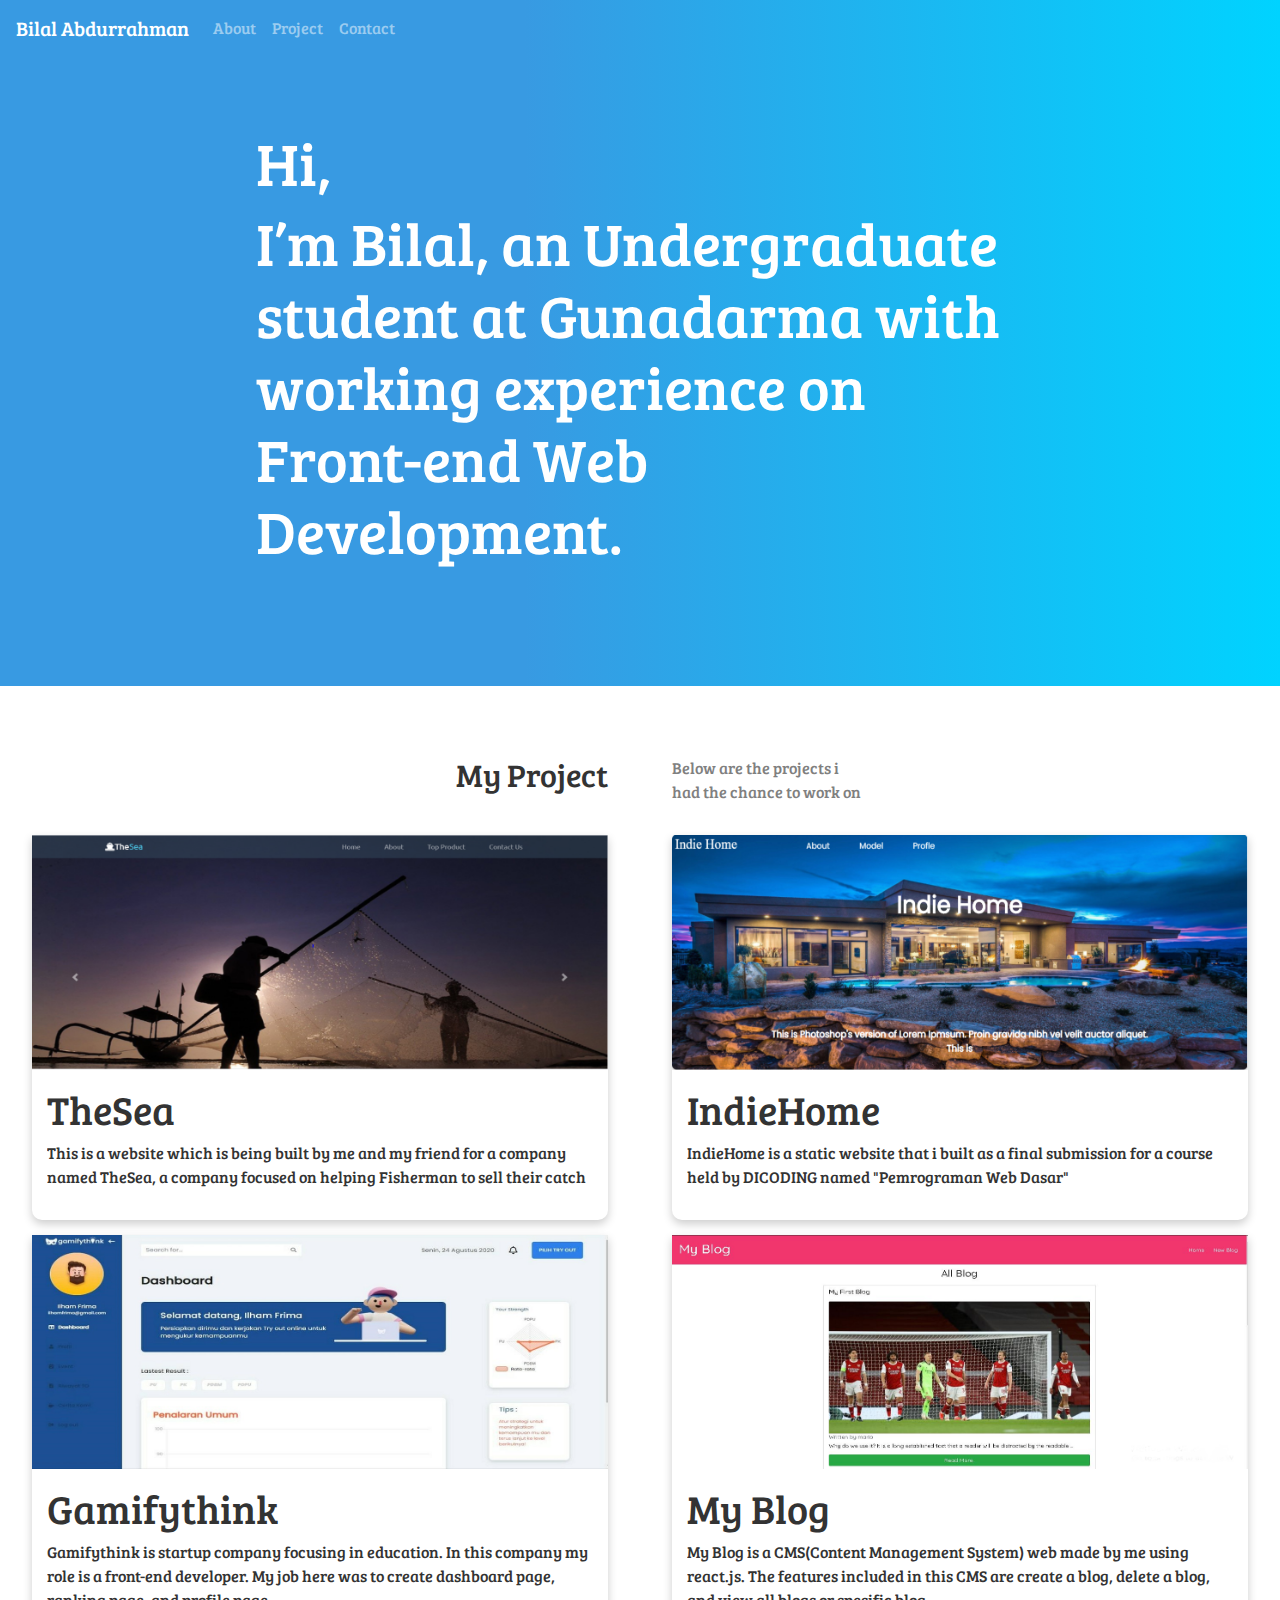
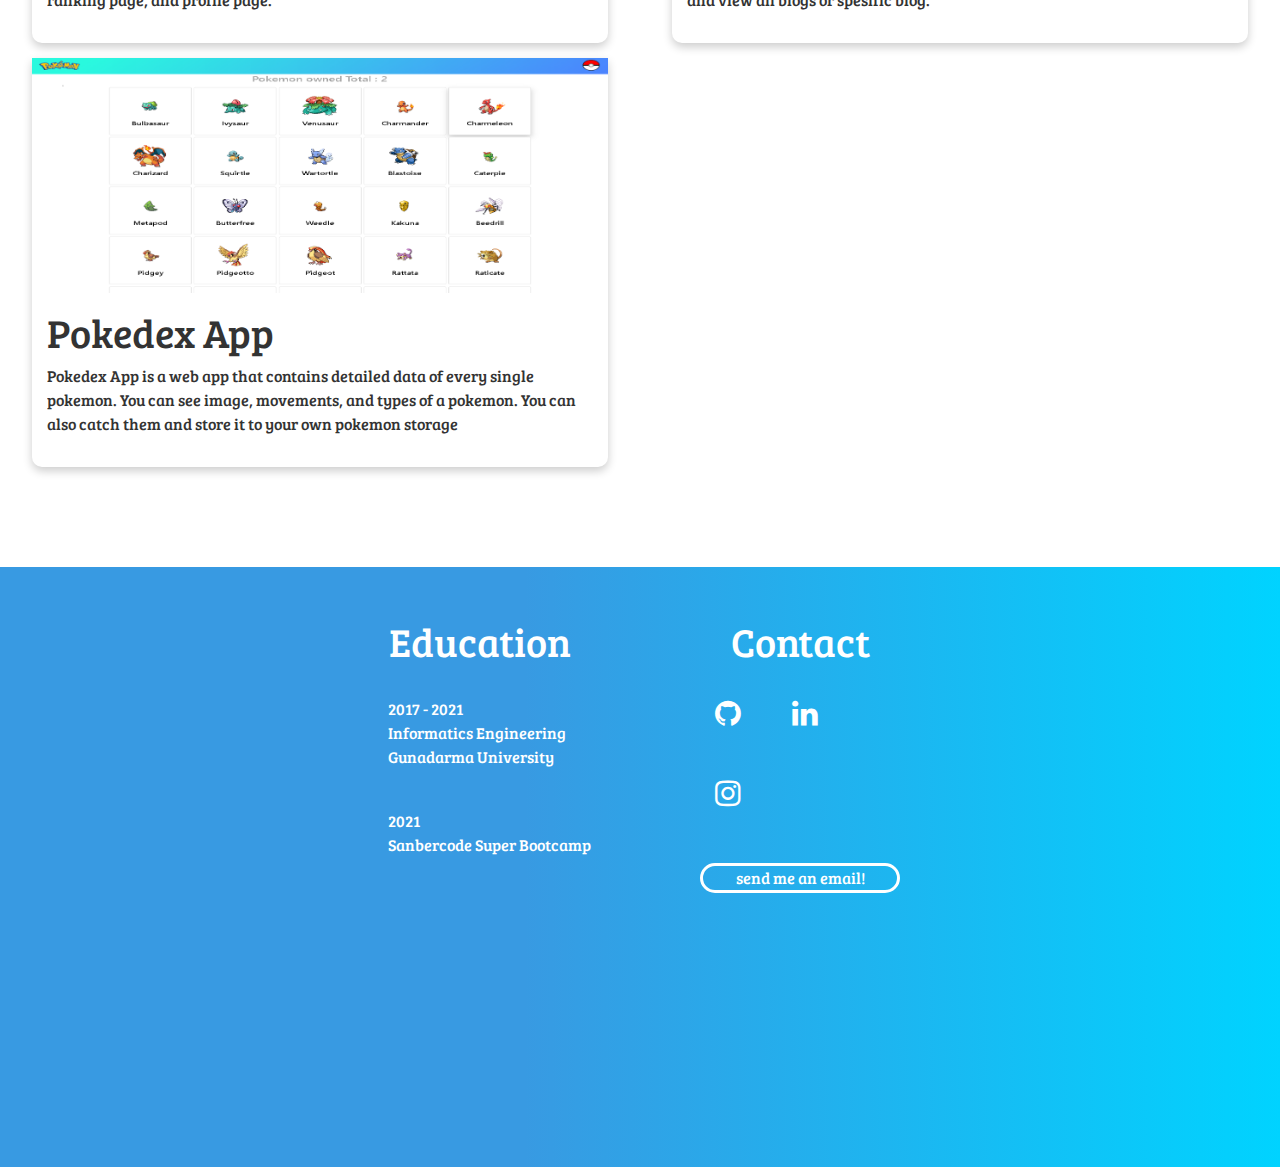
<file: index.html>
<!DOCTYPE html>
<html>
<head>
	<title>Bilal Abdurrahman</title>
	<link rel="stylesheet" href="https://cdnjs.cloudflare.com/ajax/libs/font-awesome/4.7.0/css/font-awesome.min.css">
	<link rel="stylesheet" href="https://maxcdn.bootstrapcdn.com/bootstrap/4.0.0/css/bootstrap.min.css" integrity="sha384-Gn5384xqQ1aoWXA+058RXPxPg6fy4IWvTNh0E263XmFcJlSAwiGgFAW/dAiS6JXm" crossorigin="anonymous">
	<link rel="stylesheet" type="text/css" href="asset/style.css">
	<meta name="viewport" content="width=device-width, initial-scale=1, shrink-to-fit=no">
	<link href="https://fonts.googleapis.com/css2?family=Bree+Serif&display=swap" rel="stylesheet">
</head>
<body>
	<header>
		<nav class="navbar navbar-expand-lg navbar-dark bg-dark">
		  <a class="navbar-brand" href="#">Bilal Abdurrahman</a>
		  <button class="navbar-toggler" type="button" data-toggle="collapse" data-target="#navbarNav" aria-controls="navbarNav" aria-expanded="false" aria-label="Toggle navigation">
		    <span class="navbar-toggler-icon"></span>
		  </button>
		  <div class="collapse navbar-collapse" id="navbarNav">
		    <ul class="navbar-nav">
		      <li class="nav-item">
		        <a class="nav-link" href="#about">About</a>
		      </li>
		      <li class="nav-item">
		        <a class="nav-link" href="#project">Project</a>
		      </li>
		      <li class="nav-item">
		        <a class="nav-link" href="#contact">Contact</a>
		      </li>
		    </ul>
		  </div>
		</nav>
	</header>
	<div class="about" id="about">
		<div class="container">
			<h1>Hi,</h1>
			<h1>I’m Bilal, an Undergraduate student at Gunadarma with working experience on Front-end Web Development.</h1>
		</div>
	</div>
	<div class="project" id="project">
		<div class="tag">
			<div class="left">
				<h2>My Project</h2>
			</div>
			<div class="right">
				<P>Below are the projects i had the chance to work on</P>
			</div>
		</div>
		<div class="pic1">
			<div class="left">
				<div class="image">
					<a target="_blank" href="thesea/index.html"><img src="asset/thesea.PNG"></a>
					<div class="text">
						<h1><a target="_blank" href="thesea/index.html">TheSea</a></h1>
						<p class="info">This is a website which is being built by me and my friend for a company named TheSea, a company focused on helping Fisherman to sell their catch</p>
					</div>
				</div>
			</div>
			<div class="right">
				<div class="image">
					<a target="_blank" href="indiehome/index.html"><img src="asset/indiehome.PNG"></a>
					<div class="text">
						<h1><a target="_blank" href="indiehome/index.html">IndieHome</a></h1>
						<p class="info">IndieHome is a static website that i built as a final submission for a course held by DICODING named "Pemrograman Web Dasar" </p>
					</div>
				</div>
			</div>
		</div>
		<div class="pic1">
			<div class="left">
				<div class="image">
					<a target="_blank" href="https://github.com/babdurrahman78/bilal-gamify"><img src="asset/dashboard.jpg"></a>
					<div class="text">
						<h1><a target="_blank" href="https://github.com/babdurrahman78/bilal-gamify">Gamifythink</a></h1>
						<p class="info">Gamifythink is startup company focusing in education. In this company my role is a front-end developer. My job here was to create dashboard page, ranking page, and profile page.</p>
					</div>
				</div>
			</div>
			<div class="right">
				<div class="image">
					<a target="_blank" href="https://github.com/babdurrahman78/blog"><img src="asset/cms.png"></a>
					<div class="text">
						<h1><a target="_blank" href="https://github.com/babdurrahman78/blog">My Blog</a></h1>
						<p class="info">My Blog is a CMS(Content Management System) web made by me using react.js. The features included in this CMS are create a blog, delete a blog, and view all blogs or spesific blog.</p>
					</div>
				</div>
			</div>
		</div>
		<div class="pic1">
			<div class="left">
				<div class="image">
					<a target="_blank" href="https://poke-web-one.vercel.app/"><img src="asset/poke.png"></a>
					<div class="text">
						<h1><a target="_blank" href="https://poke-web-one.vercel.app/">Pokedex App</a></h1>
						<p class="info">Pokedex App is a web app that contains detailed data of every single pokemon. You can see image, movements, and types of a pokemon. You can also catch them and store it to your own pokemon storage</p>
					</div>
				</div>
			</div>
		</div>
	</div>
	<div class="contact" id="contact">
		<div class="footer">
			<div class="studies">
				<div class="desc">
					<h1>Education</h1><br>
					<ul>					
						<li>2017 - 2021</li>
						<p>Informatics Engineering Gunadarma University</p><br>
						<li>2021</li>
						<p>Sanbercode Super Bootcamp</p>
					</ul>
				</div>
			</div>
			<div class="socmed">
				<h1>Contact</h1>
				<div class="logo">
					<a target="_blank" href="https://github.com/babdurrahman78" class="fa fa-github"></a>
					<a target="_blank" href="https://www.linkedin.com/in/bilal-abdurrahman-724225192" class="fa fa-linkedin"></a>
					<a target="_blank" href="https://instagram.com/bilalabdurr18" class="fa fa-instagram"></a>
				</div>
				<a class="email" href="https://mail.google.com/mail/?view=cm&fs=1&tf=1&to=babdurrahman78@gmail.com" target="_blank">send me an email!</a>
			</div>
		</div>
	</div>
	<script src="https://code.jquery.com/jquery-3.6.0.js" integrity="sha256-H+K7U5CnXl1h5ywQfKtSj8PCmoN9aaq30gDh27Xc0jk=" crossorigin="anonymous"></script>
	<script src="https://cdnjs.cloudflare.com/ajax/libs/popper.js/1.12.9/umd/popper.min.js" integrity="sha384-ApNbgh9B+Y1QKtv3Rn7W3mgPxhU9K/ScQsAP7hUibX39j7fakFPskvXusvfa0b4Q" crossorigin="anonymous"></script>
	<script src="https://maxcdn.bootstrapcdn.com/bootstrap/4.0.0/js/bootstrap.min.js" integrity="sha384-JZR6Spejh4U02d8jOt6vLEHfe/JQGiRRSQQxSfFWpi1MquVdAyjUar5+76PVCmYl" crossorigin="anonymous"></script>
	<script src="index.js"></script>
</body>
</html>
</file>
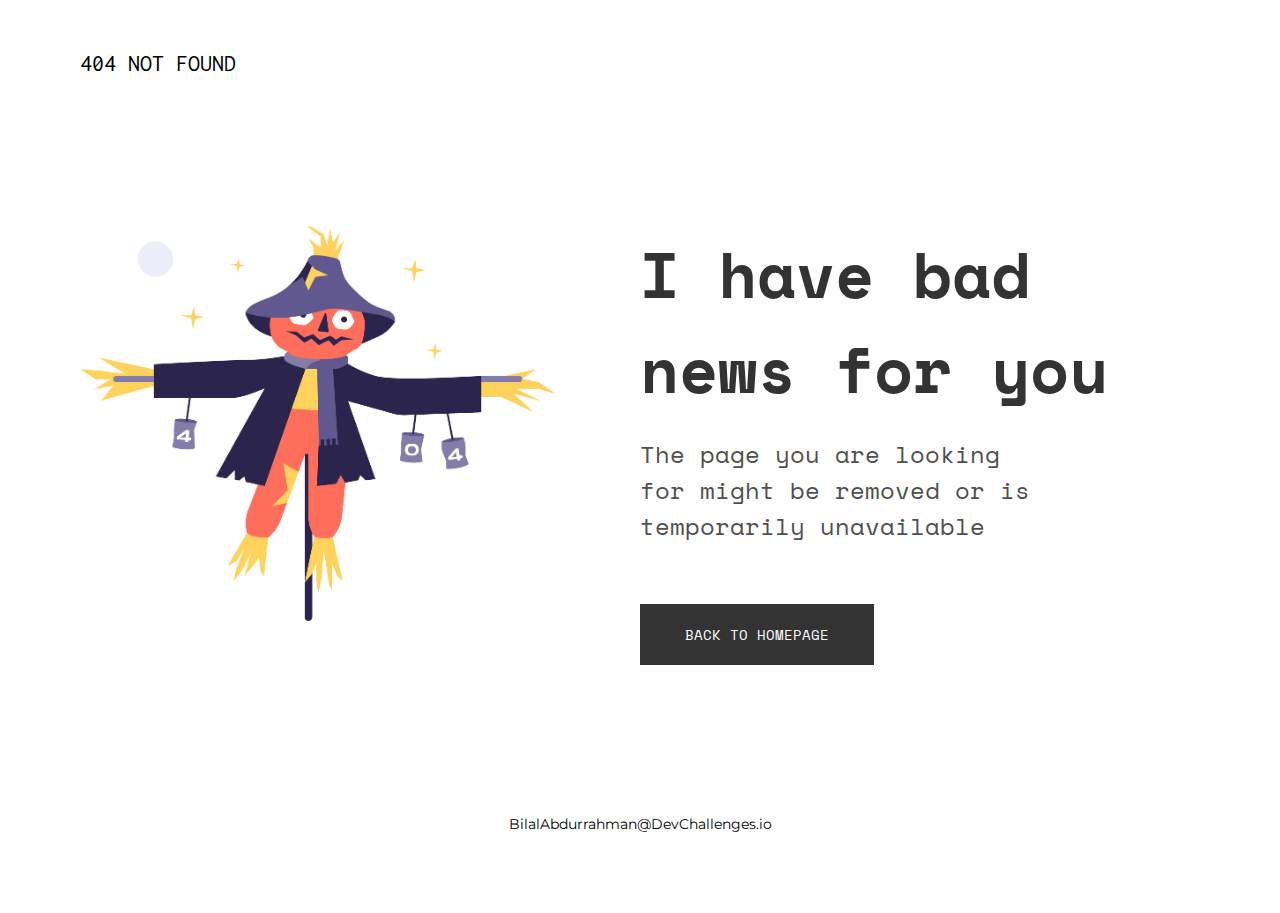
<file: 404-not-found-master/index.html>
<html>
    <meta charset="utf-8">
    <meta name="viewport" content="width=device-width, initial-scale=1, shrink-to-fit=no">
    <link href="https://fonts.googleapis.com/css2?family=Inconsolata:wght@700&family=Montserrat:wght@600&family=Space+Mono:wght@400;700&display=swap" rel="stylesheet">
    <link rel="icon" href="devchallenges.png" />

    <link
      rel="shortcut icon"
      type="image/x-icon"
      href="https://devchallenges.io/"
    />
    <title>404 Not Found</title>
    <link rel="stylesheet" href="style.css">
    <body>
        <div class="container">
            <div class="title">
                404 NOT FOUND
            </div>
            <div class="main">
                <div class="image">
                    <img src="Scarecrow.png" alt="image of Scarecrow">
                </div>
                <div class="desc">
                    <p class="header-content">
                        I have bad news for you
                    </p>
                    <p class="main-content">
                        The page you are looking for might be removed or is temporarily unavailable
                    </p>
                    <a class="button" href="">
                        BACK TO HOMEPAGE
                    </a>
                </div>
            </div>
            <div class="footer">
                <p class="copyright">BilalAbdurrahman@DevChallenges.io</p>
            </div>
        </div>
    </body>
</html>
</file>
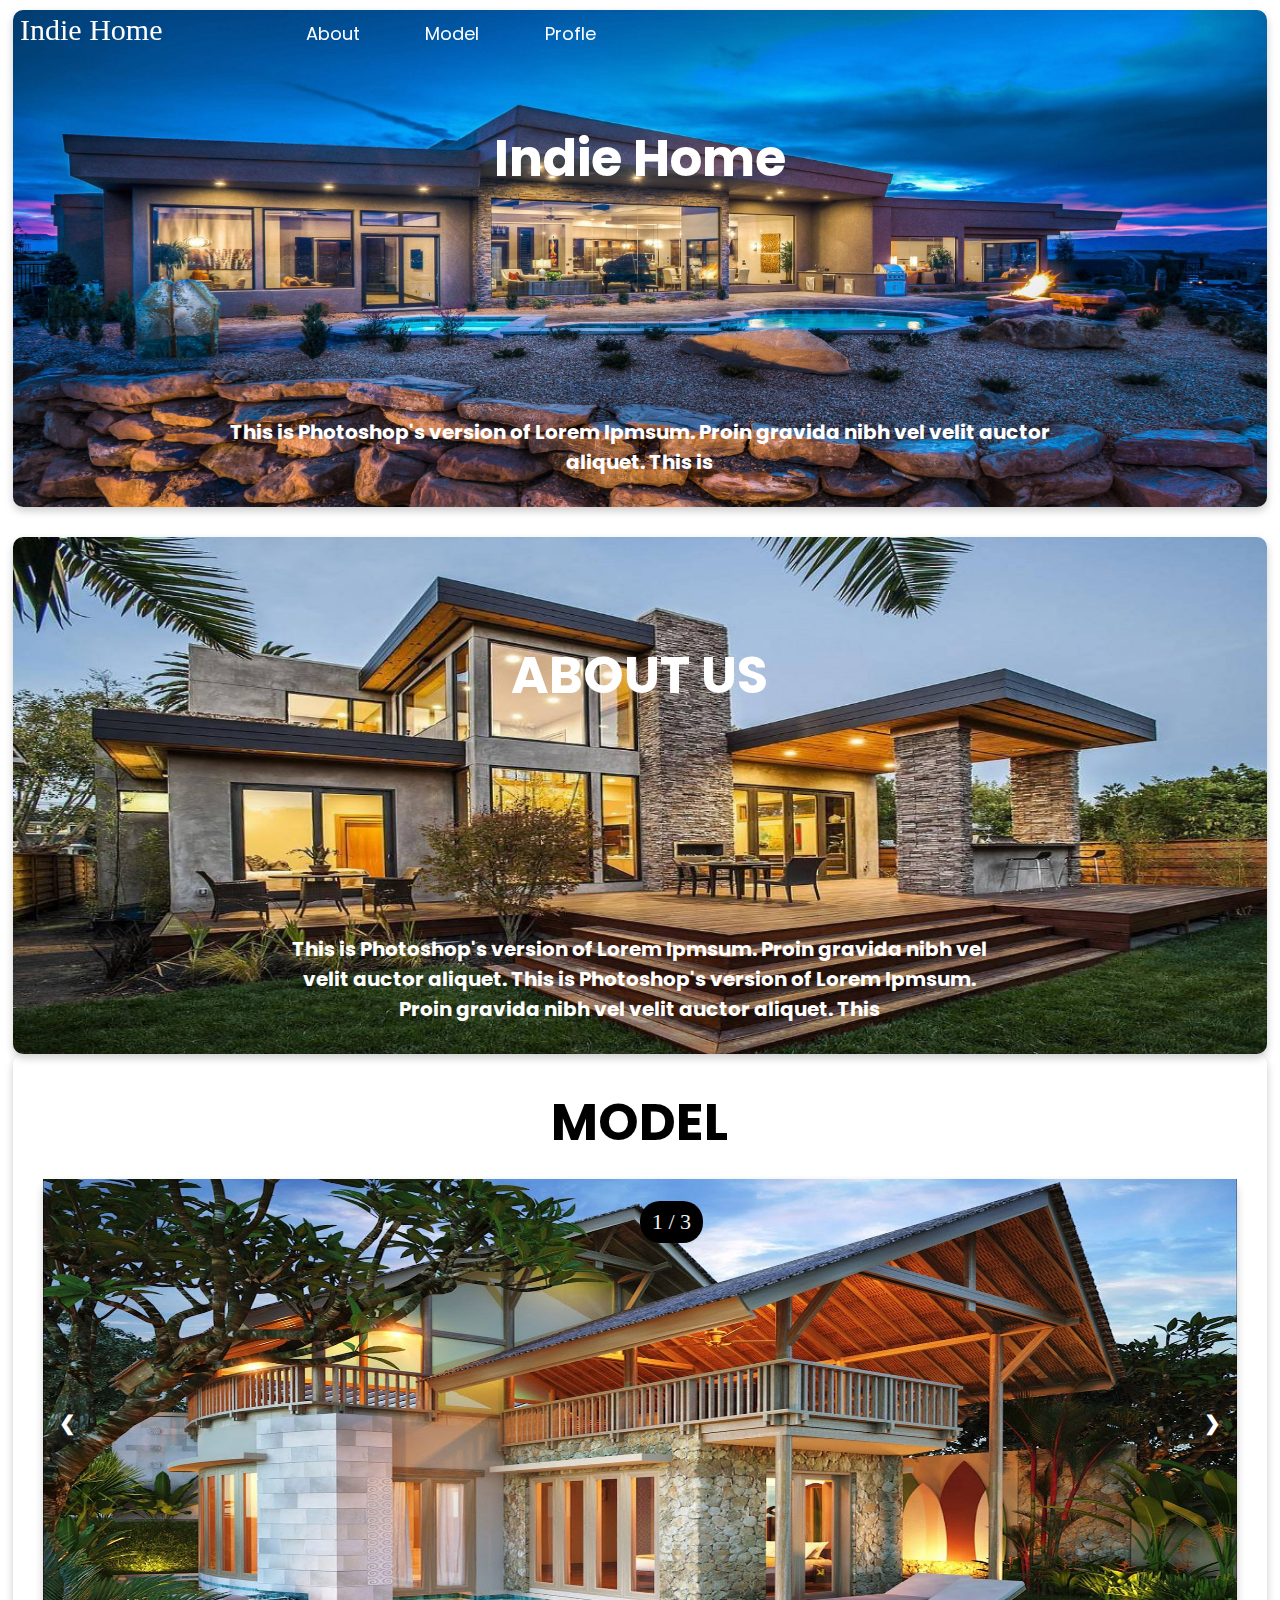
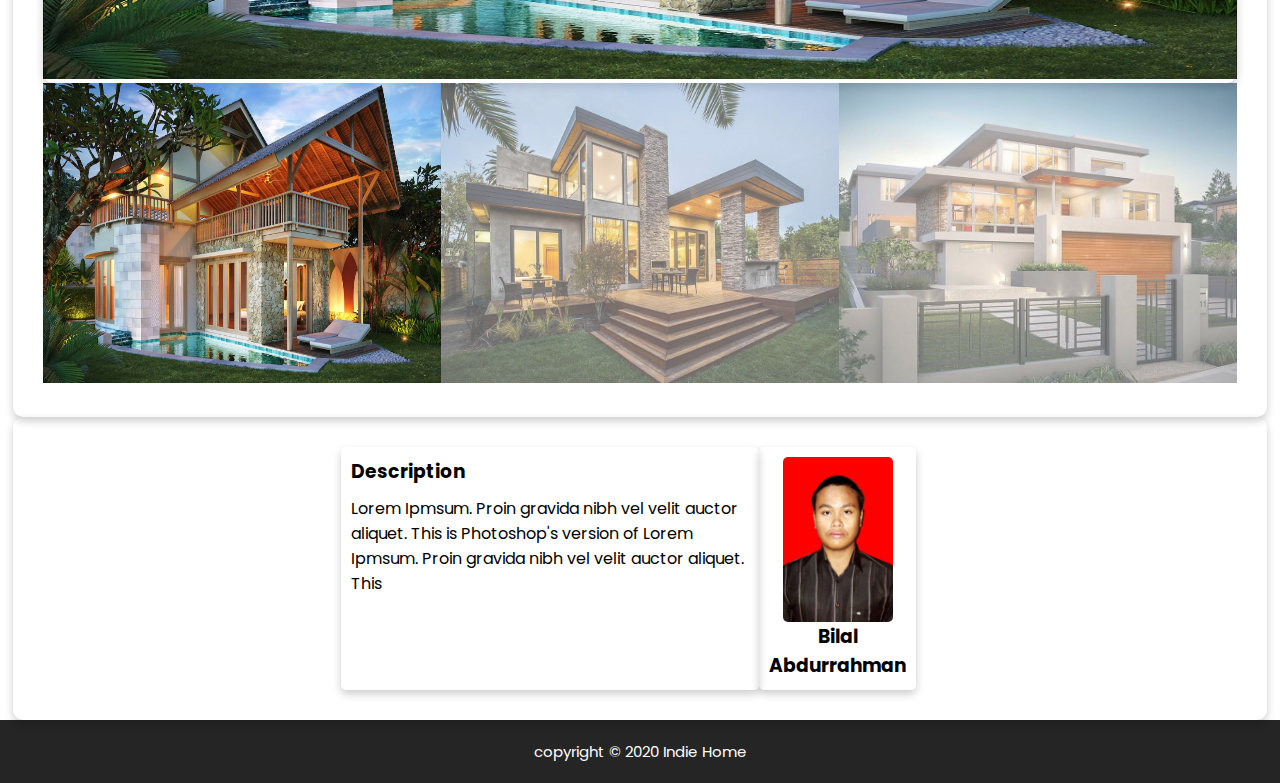
<file: indiehome/index.html>
<!DOCTYPE html>
<html>
<head>
	<title>Indie Home</title>
	<meta charset="utf-8">
	<meta name="viewport" content="width=device-width, initial-scale=1.0">
	<link rel="stylesheet" type="text/css" href="asset/style/index.css">
	<link href="https://fonts.googleapis.com/css2?family=Poppins&display=swap" rel="stylesheet">
</head>
<body data-spy="scroll" data-target="#nav" data-offset="50">
	<header>
		<nav id="nav">
			<div class="logo">Indie Home</div>
			<ul>
				<li><a href="#about">About</a></li>
				<li><a href="#model">Model</a></li>
				<li><a href="#profile">Profle</a></li>
			</ul>

		
		</nav>
	</header>
	<main>
		<section class="top">
			<article class="top">
				<h2>Indie Home</h2>
				<p>This is Photoshop's version of Lorem Ipmsum. Proin gravida nibh vel velit auctor aliquet. This is </p>
			</article>
		</section>
		<section class="about" id="about">
			<h2>ABOUT US</h2>
			<article>
				<p>This is Photoshop's version of Lorem Ipmsum. Proin gravida nibh vel velit auctor aliquet. This is Photoshop's version of Lorem Ipmsum. Proin gravida nibh vel velit auctor aliquet. This
				</p>
			</article>
		</section>
		<section>	
			<div class="model" id="model">
				<h2>MODEL</h2><br>
				<div class="slides">
				    <div class="numbertext">1 / 3</div>
				      <img src="asset/style/1.jpg">
				  </div>

				  <div class="slides">
				    <div class="numbertext">2 / 3</div>
				      <img src="asset/style/2.jpg">
				  </div>

				  <div class="slides">
				    <div class="numbertext">3 / 3</div>
				      <img src="asset/style/3.jpg">
				  </div>


				  <a class="prev" onclick="geser(-1)">&#10094;</a>
				  <a class="next" onclick="geser(1)">&#10095;</a>

				  <div class="row">
				    <div class="column">
				      <img class="demo cursor" src="asset/style/1.jpg" onclick="current(1)" >
				    </div>
				    <div class="column">
				      <img class="demo cursor" src="asset/style/2.jpg" onclick="current(2)" >
				    </div>
				    <div class="column">
				      <img class="demo cursor" src="asset/style/3.jpg" onclick="current(3)" >
				    </div>
				  </div>
					
			</div>
		</section>
		<section>
			<div class="profile">
				<div class="desc card">
					<h3>Description</h3>
					<div class="text">
						<p>Lorem Ipmsum. Proin gravida nibh vel velit auctor aliquet. This is Photoshop's version of Lorem Ipmsum. Proin gravida nibh vel velit auctor aliquet. This</p>
					</div>

				</div>
				<aside class="card">
					<img src="asset/style/bil.jpg">
					<h3>Bilal</h3>
					<h3>Abdurrahman</h3>
				</aside>
			</div>
		</section>
	</main>
	<footer>
		<p>copyright &copy 2020 Indie Home</p>
	</footer>
	<script src="asset/script/js.js"></script>

</body>
</html>
</file>
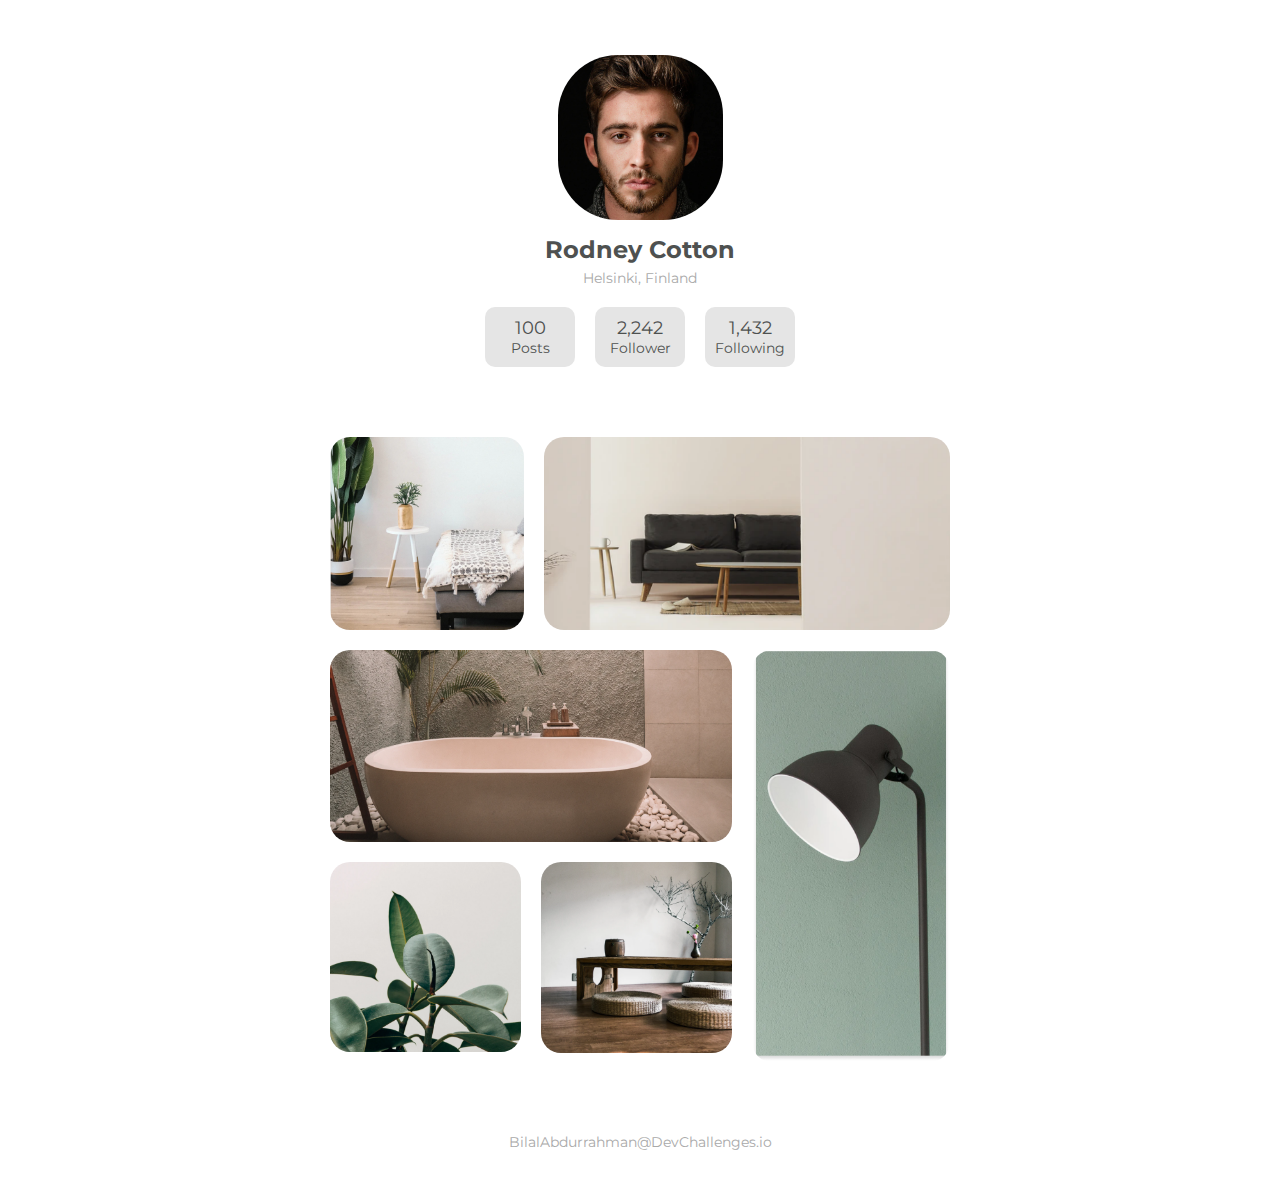
<file: my-gallery-master/index.html>
<html>
    <head>
        <meta charset="utf-8" />
        <meta name="viewport" content="width=device-width, initial-scale=1, maximum-scale=5"/>
        <title>My Gallery</title>
        <link href="https://fonts.googleapis.com/css2?family=Montserrat:wght@600&display=swap" rel="stylesheet">
        <link rel="stylesheet" href="style.css">
    </head>
    <body>
        <div class="container">
            <div class="profile">
                <div class="image">
                    <img src="profilePhoto.png" alt="">
                </div>
                <h3 class="name data">Rodney Cotton</h3>
                <p class="desc data">Helsinki, Finland</p>
                <div class="row">
                    <div class="box">
                        <p class="number">100</p>
                        <p class="data">Posts</p>
                    </div>
                    <div class="box">
                        <p class="number">2,242</p>
                        <p class="data">Follower</p>
                    </div>
                    <div class="box">
                        <p class="number">1,432</p>
                        <p class="data">Following</p>
                    </div>        
                </div>
            </div>
            <div class="gallery">
                <div class="row">
                    <div class="foto">
                        <img src="photo1.png" alt="">
                    </div>
                    <div>
                        <img src="photo2.png" alt="">
                    </div>
                </div>
                <div class="row">
                    <div class="foto">
                        <div class="flex-col">
                            <div class="in">
                                <img src="photo3.png" alt="">
                            </div>
                            <div class="row">
                                <div class="inin">
                                    <img src="photo5.png" alt="">
                                </div>
                                <div>
                                    <img src="photo6.png" alt="">
                                </div>
                            </div>
                        </div>
                    </div>
                    <div>
                        <img src="photo4.png" alt="">
                    </div>
                </div>
            </div>
            <div class="footer">
                <p class="copyright">BilalAbdurrahman@DevChallenges.io</p>
            </div>
        </div>
    </body>
</html>
</file>
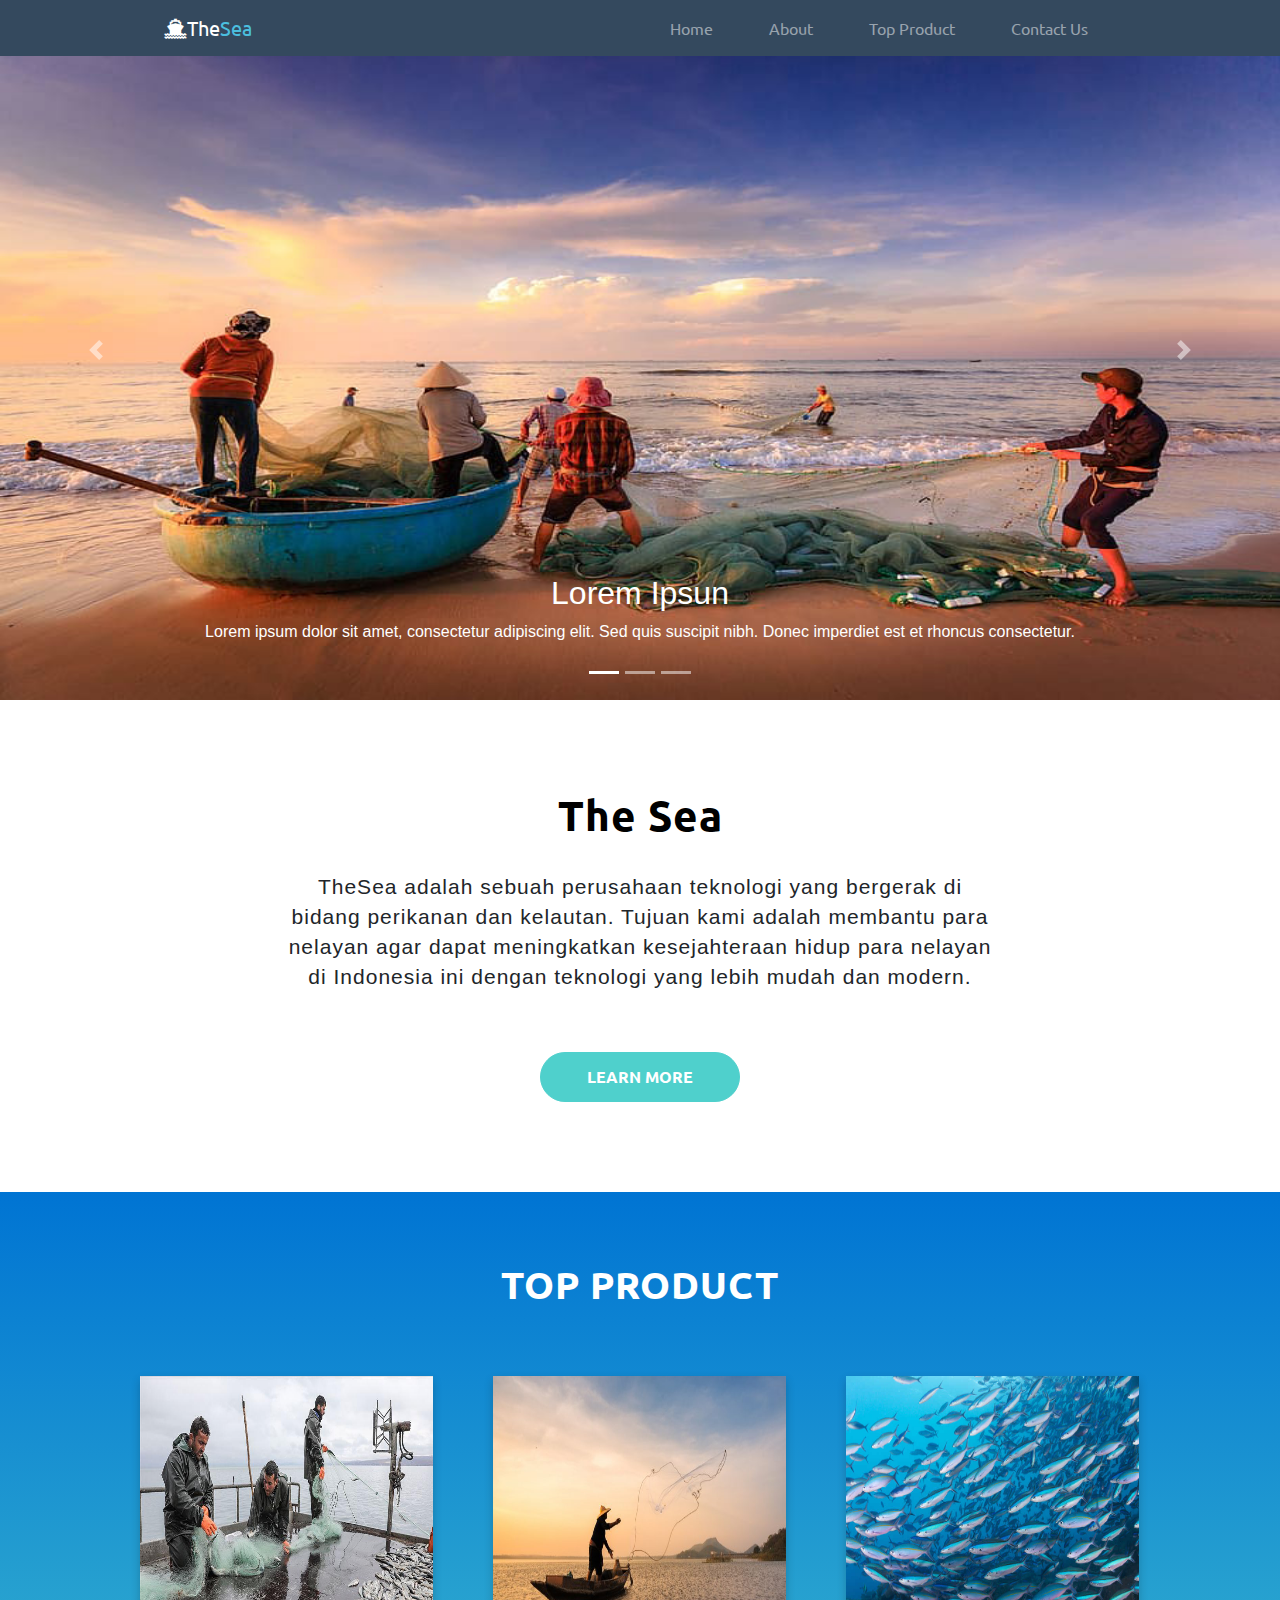
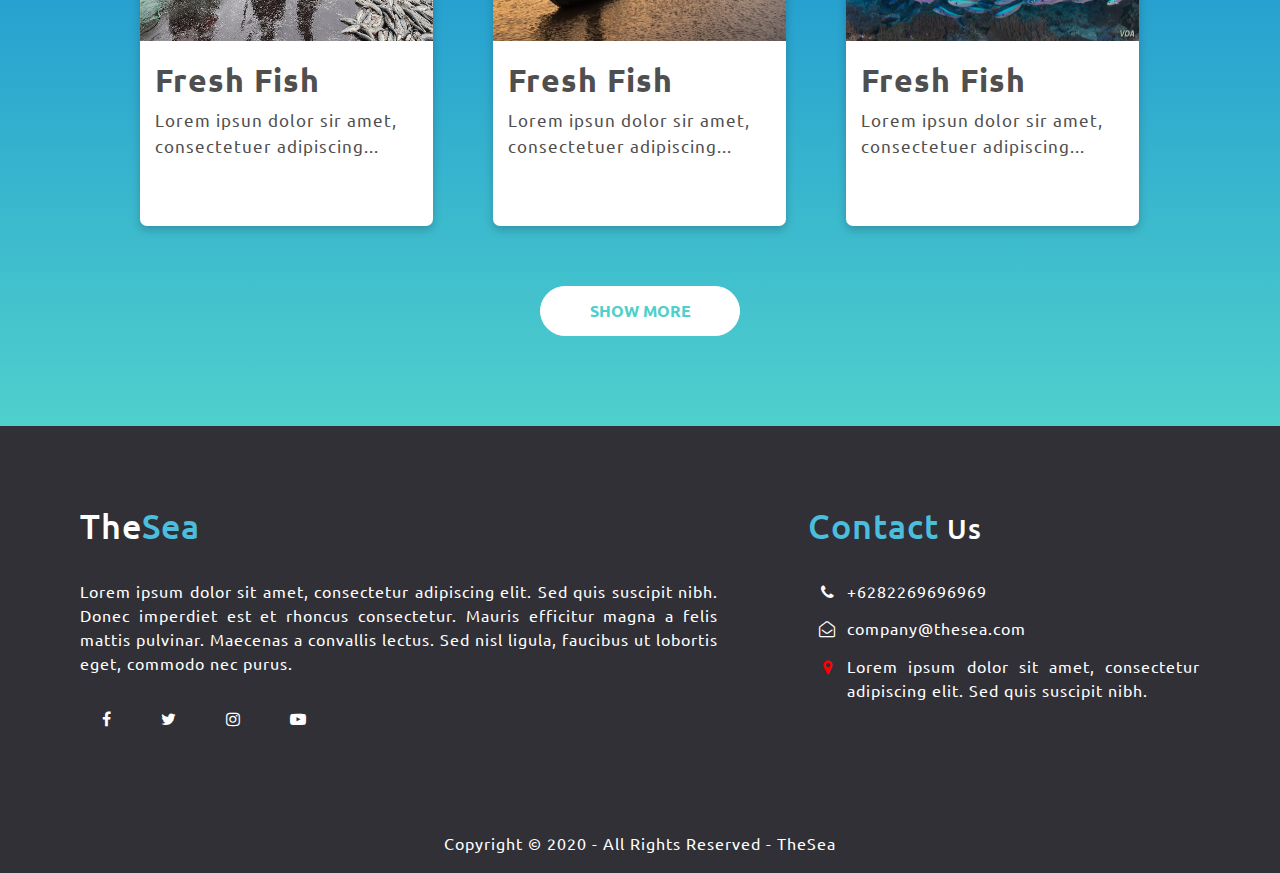
<file: thesea/index.html>
<!DOCTYPE html>
<html>
<head>
	<title>TheSea</title>
	<meta name="viewport" content="width=device-width, initial-scale=1.0">
	<link rel="stylesheet" href="https://stackpath.bootstrapcdn.com/bootstrap/4.3.1/css/bootstrap.min.css" integrity="sha384-ggOyR0iXCbMQv3Xipma34MD+dH/1fQ784/j6cY/iJTQUOhcWr7x9JvoRxT2MZw1T" crossorigin="anonymous">
	<script src="https://code.jquery.com/jquery-3.3.1.slim.min.js" integrity="sha384-q8i/X+965DzO0rT7abK41JStQIAqVgRVzpbzo5smXKp4YfRvH+8abtTE1Pi6jizo" crossorigin="anonymous"></script>
	<script src="https://cdnjs.cloudflare.com/ajax/libs/popper.js/1.14.7/umd/popper.min.js" integrity="sha384-UO2eT0CpHqdSJQ6hJty5KVphtPhzWj9WO1clHTMGa3JDZwrnQq4sF86dIHNDz0W1" crossorigin="anonymous"></script>
	<script src="https://stackpath.bootstrapcdn.com/bootstrap/4.3.1/js/bootstrap.min.js" integrity="sha384-JjSmVgyd0p3pXB1rRibZUAYoIIy6OrQ6VrjIEaFf/nJGzIxFDsf4x0xIM+B07jRM" crossorigin="anonymous"></script>
	<link href="https://fonts.googleapis.com/css2?family=Ubuntu:wght@400;500;700&display=swap" rel="stylesheet">
	<link href="https://stackpath.bootstrapcdn.com/font-awesome/4.7.0/css/font-awesome.min.css" rel="stylesheet" integrity="sha384-wvfXpqpZZVQGK6TAh5PVlGOfQNHSoD2xbE+QkPxCAFlNEevoEH3Sl0sibVcOQVnN" crossorigin="anonymous">
	<link rel="stylesheet" type="text/css" href="assets/style/index.css">
	<script type="text/javascript">
		$(document).ready(function(){
  $(window).scroll(function(){
  	var scroll = $(window).scrollTop();
	  if (scroll > 100) {
	    $(".header").css("background-color" , "rgba(52,73,94,0.9)");
	  }
	  else{
		$(".header").css("background-color" , "rgba(52,73,94,0.5)");  	
	  }
  })
})
	</script>
</head>
<body>
	<div class="header">
		<nav class="navbar navbar-expand-lg navbar-dark bg-dark">
		  <a class="navbar-brand" href="#"><span class="fa fa-ship" aria-hidden="true"></span>The<span class="blue">Sea</span></a>
		  <button class="navbar-toggler" type="button" data-toggle="collapse" data-target="#navbarNavAltMarkup" aria-controls="navbarNavAltMarkup" aria-expanded="false" aria-label="Toggle navigation">
		    <span class="navbar-toggler-icon"></span>
		  </button>
		  <div class="collapse navbar-collapse" id="navbarNavAltMarkup">
		    <div class="navbar-nav">
		      <a class="nav-item nav-link" href="#home">Home</a>
		      <a class="nav-item nav-link" href="#about">About</a>
		      <a class="nav-item nav-link" href="#product">Top Product</a>
		      <a class="nav-item nav-link" href="#contact">Contact Us</a>
		    </div>
		  </div>
		</nav>
	</div>

	<div id="carouselExampleIndicators" class="carousel slide" data-ride="carousel">
	  <ol class="carousel-indicators">
	    <li data-target="#carouselExampleIndicators" data-slide-to="0" class="active"></li>
	    <li data-target="#carouselExampleIndicators" data-slide-to="1"></li>
	    <li data-target="#carouselExampleIndicators" data-slide-to="2"></li>
	  </ol>
	  <div class="carousel-inner">
	    <div class="carousel-item active">
	      <img class="d-block w-100" src="assets/style/bg4.jpg" alt="First slide">
	      <div class="carousel-caption d-none d-md-block">
		    <h2>Lorem Ipsun</h2>
		    <p>Lorem ipsum dolor sit amet, consectetur adipiscing elit. Sed quis suscipit nibh. Donec imperdiet est et rhoncus consectetur.</p>
		  </div>
	    </div>
	    <div class="carousel-item">
	      <img class="d-block w-100" src="assets/style/bg4d.jpg" alt="Second slide">
	      <div class="carousel-caption d-none d-md-block">
		    <h2>Lorem Ipsun</h2>
		    <p>Lorem ipsum dolor sit amet, consectetur adipiscing elit. Sed quis suscipit nibh. Donec imperdiet est et rhoncus consectetur.</p>
		  </div>
	    </div>
	    <div class="carousel-item">
	      <img class="d-block w-100" src="assets/style/bg4b.jpg" alt="Third slide">
	      <div class="carousel-caption d-none d-md-block">
		    <h2>Lorem Ipsun</h2>
		    <p>Lorem ipsum dolor sit amet, consectetur adipiscing elit. Sed quis suscipit nibh. Donec imperdiet est et rhoncus consectetur.</p>
		  </div>
	    </div>
	  </div>
	  <a class="carousel-control-prev" href="#carouselExampleIndicators" role="button" data-slide="prev">
	    <span class="carousel-control-prev-icon" aria-hidden="true"></span>
	    <span class="sr-only">Previous</span>
	  </a>
	  <a class="carousel-control-next" href="#carouselExampleIndicators" role="button" data-slide="next">
	    <span class="carousel-control-next-icon" aria-hidden="true"></span>
	    <span class="sr-only">Next</span>
	  </a>
	</div>
	<div class="about" id="about">
		<h2>The Sea</h2><br>
		<span>TheSea adalah sebuah perusahaan teknologi yang bergerak di bidang perikanan dan kelautan. Tujuan kami adalah membantu para nelayan agar dapat meningkatkan kesejahteraan hidup para nelayan di Indonesia ini dengan teknologi yang lebih mudah dan modern.</span>
		<div class="b-center babout">
			<button class="button-menu button-about">LEARN MORE</button>
		</div>
	</div>


	<div class="menu" id="product">
		<h2>TOP PRODUCT</h2>
		<div class="c-menu">
			<div class="menu-l m-left">
				<div class="img">
					<img src="assets/style/menu1.jpg">
				</div>
				<div class="menu-label">
					<h3>Fresh Fish</h3>
					<span>Lorem ipsun dolor sir amet, consectetuer adipiscing...</span>
				</div>	
			</div>
			<div class="menu-mid m-left">
				<div class="img">
					<img src="assets/style/menu2.jpg">
				</div>
				<div class="menu-label">
					<h3>Fresh Fish</h3>
					<span>Lorem ipsun dolor sir amet, consectetuer adipiscing...</span>
				</div>
			</div>
			<div class="menu-r m-left">
				<div class="img">
					<img src="assets/style/menu3.jpg">
				</div>
				<div class="menu-label">
					<h3>Fresh Fish</h3>
					<span>Lorem ipsun dolor sir amet, consectetuer adipiscing...</span>
				</div>
			</div>
		</div>
		<div class="b-center">
			<button class="button-menu menu-button">SHOW MORE</button>
		</div>
	</div>
	<div class="footer" id="contact">
		<div class="f-left">
			<h3>The<span>Sea</span></h3><br>
			<p>Lorem ipsum dolor sit amet, consectetur adipiscing elit. Sed quis suscipit nibh. Donec imperdiet est et rhoncus consectetur. Mauris efficitur magna a felis mattis pulvinar. Maecenas a convallis lectus. Sed nisl ligula, faucibus ut lobortis eget, commodo nec purus.</p>
			<div class="icon">
					<div class="fa fa-facebook licon" aria-hidden="true"></div>
					<div class="fa fa-twitter licon" aria-hidden="true"></div>
					<div class="fa fa-instagram licon" aria-hidden="true"></div>
					<div class="fa fa-youtube-play licon" aria-hidden="true"></div>
			</div><br>
		</div>
		<div class="f-right">
			<h3><span>Contact</span> Us</h3><br>
			<table>
				<tr>
					<td class="tdl"><div class="fa fa-phone" aria-hidden="true"></div></td>
					<td>+6282269696969</td>
				</tr>
				<tr>
					<td class="tdl"><div class="fa fa-envelope-open-o" aria-hidden="true"></div></td>
					<td>company@thesea.com</td>
				</tr>
				<tr>
					<td style="vertical-align: top" class="tdl" ><div style="color: red" class="fa fa-map-marker" aria-hidden="true"></div></td>
					<td style="vertical-align: top">Lorem ipsum dolor sit amet, consectetur adipiscing elit. Sed quis suscipit nibh.</td>
				</tr>
			</table>
		</div>
	</div>
	<div class="cr">
		<p>Copyright © 2020 - All Rights Reserved - TheSea</p>
	</div>
</body>
</html>
</file>
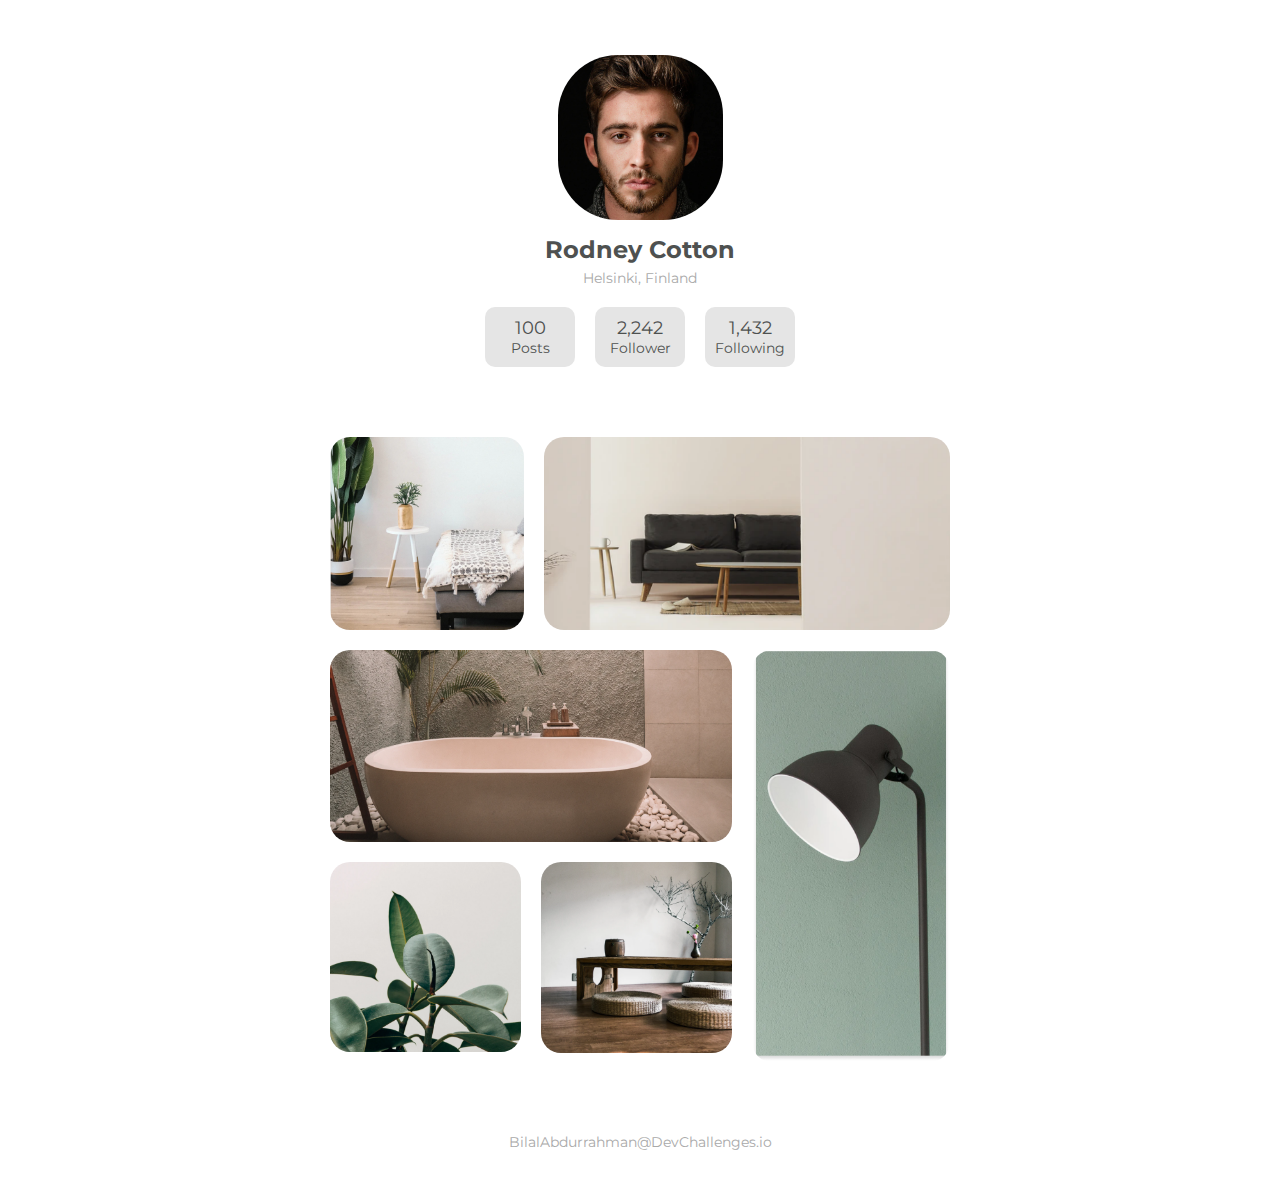
<file: my-gallery-master/gallery.html>
<html>
    <head>
        <meta charset="utf-8" />
        <meta name="viewport" content="width=device-width, initial-scale=1, maximum-scale=5"/>
        <title>My Gallery</title>
        <link href="https://fonts.googleapis.com/css2?family=Montserrat:wght@600&display=swap" rel="stylesheet">
        <link rel="stylesheet" href="style.css">
    </head>
    <body>
        <div class="container">
            <div class="profile">
                <div class="image">
                    <img src="profilePhoto.png" alt="">
                </div>
                <h3 class="name data">Rodney Cotton</h3>
                <p class="desc data">Helsinki, Finland</p>
                <div class="row">
                    <div class="box">
                        <p class="number">100</p>
                        <p class="data">Posts</p>
                    </div>
                    <div class="box">
                        <p class="number">2,242</p>
                        <p class="data">Follower</p>
                    </div>
                    <div class="box">
                        <p class="number">1,432</p>
                        <p class="data">Following</p>
                    </div>        
                </div>
            </div>
            <div class="gallery">
                <div class="row">
                    <div class="foto">
                        <img src="photo1.png" alt="">
                    </div>
                    <div>
                        <img src="photo2.png" alt="">
                    </div>
                </div>
                <div class="row">
                    <div class="foto">
                        <div class="flex-col">
                            <div class="in">
                                <img src="photo3.png" alt="">
                            </div>
                            <div class="row">
                                <div class="inin">
                                    <img src="photo5.png" alt="">
                                </div>
                                <div>
                                    <img src="photo6.png" alt="">
                                </div>
                            </div>
                        </div>
                    </div>
                    <div>
                        <img src="photo4.png" alt="">
                    </div>
                </div>
            </div>
            <div class="footer">
                <p class="copyright">BilalAbdurrahman@DevChallenges.io</p>
            </div>
        </div>
    </body>
</html>
</file>
<file: asset/style.css>
* {
  margin: 0;
  padding: 0;
  transition: all 0.5s;
}

body {
  font-family: "Bree Serif", serif;
}
header {
  position: sticky;
  top: 0;
  z-index: 99;
}
.bg-dark {
  background: rgb(56, 154, 226);
  background: linear-gradient(
    90deg,
    rgba(56, 154, 226, 1) 41%,
    rgba(0, 211, 255, 1) 100%
  ) !important;
}

.navbar .nav-item .nav-link{
	border-radius: 50px;
}

.navbar .nav-item .nav-link:hover {
  color: #fff;
}

.about {
  padding: 70px;
  width: 100%;
  height: 630px;
  background: rgb(56, 154, 226);
  background: linear-gradient(
    90deg,
    rgba(56, 154, 226, 1) 41%,
    rgba(0, 211, 255, 1) 100%
  );
}
.about .container {
  margin: auto;
  width: 70%;
  color: white;
}
.about .container h1 {
  font-size: 60px;
}
.project {
  color: #333;
  margin-bottom: 100px;
}
.left,
.right {
  flex-basis: 50%;
}

.tag {
  display: flex;
}
.project .tag .left {
}
.project .tag .left h2 {
  margin-top: 70px;
  text-align: right;
  margin-right: 32px;
}
.project .tag .right p {
  width: 30%;
  margin-top: 70px;
  text-align: left;
  margin-left: 32px;
  color: grey;
}
.project .pic1 {
  display: flex;
  margin: 15px 0;
}

.project .pic1 .image {
  width: 90%;
  margin: auto;
  box-shadow: 0 4px 10px 0 rgba(0, 0, 0, 0.2);
  border-bottom-right-radius: 10px;
  border-bottom-left-radius: 10px;
}
.project .pic1 .image:hover {
  transform: scale(1.05, 1.05);
}
.project .pic1 .image img {
  width: 100%;
  cursor: pointer;
}
.project .pic1 .image .text {
  padding: 15px;
}
.project .pic1 .image .text a {
  text-decoration: none;
  color: #333;
}
.project .pic1 .image:hover .text a {
  color: rgb(56, 154, 226);
}

.project .pic1 .image .text .info {
  text-overflow: ellipsis;
  display: -webkit-box;
  -webkit-line-clamp: 3;
  -webkit-box-orient: vertical;
  overflow: hidden;
}

.contact {
  color: white;
  width: 100%;
  height: 600px;
  background: rgb(56, 154, 226);
  background: linear-gradient(
    90deg,
    rgba(56, 154, 226, 1) 41%,
    rgba(0, 211, 255, 1) 100%
  );
}
.contact .footer {
  display: flex;
  margin: auto;
  width: 50%;
}
.contact .footer .studies,
.contact .footer .socmed {
  margin-top: 50px;
}
.contact .footer .studies {
  flex-basis: 50%;
}
.contact .footer .studies .desc {
  width: 70%;
  margin: auto;
}
.contact .footer .studies .desc h1 {
  text-align: center;
}
.contact .footer .studies ul {
  margin-left: 20px;
  list-style-type: none;
}
.contact .footer .socmed {
  flex-basis: 50%;
}
.contact .footer .socmed h1 {
  text-align: center;
}
.contact .footer .socmed .logo {
  width: 68%;
  margin: auto;
}
.fa {
  padding: 20px;
  font-size: 30px;
  width: 70px;
  text-align: center;
  text-decoration: none;
  margin: 5px 2px;
  color: white;
}
.fa:hover {
  text-decoration: none;
  transform: scale(1.2, 1.2);
  color: white;
}
.contact .footer .socmed .email {
  display: block;
  margin: 30px auto 0;
  width: 200px;
  border: 3px solid white;
  border-radius: 20px;
  text-align: center;
  color: white;
}

.contact .footer .socmed .email:hover {
  text-decoration: none;
  color: rgb(56, 154, 226);
  background-color: white;
  transform: scale(1.2, 1.2);
}

@media only screen and (max-width: 1200px) {
  .about .container h1 {
    font-size: 50px;
  }
  .project .tag .right p {
    width: 40%;
  }
  .contact .footer {
    width: 60%;
  }
}
@media only screen and (max-width: 1100px) {
  .contact .footer {
    width: 70%;
  }
}
@media only screen and (max-width: 980px) {
  .about .container {
    width: 90%;
  }
  .project .tag .right p {
    width: 50%;
  }
  .contact .footer {
    width: 80%;
  }
  .contact .footer .socmed .logo {
    width: 65%;
  }
}
@media only screen and (max-width: 870px) {
  .contact .footer .socmed .logo {
    width: 68%;
  }
}
@media only screen and (max-width: 850px) {
  .about {
    height: 470px;
  }
  .about .container h1 {
    font-size: 40px;
  }
  .contact .footer {
    width: 90%;
  }
  .contact .footer .socmed .logo {
    width: 69%;
  }
}
@media only screen and (max-width: 725px) {
  .about {
    height: 400px;
  }
  .about .container {
    width: 100%;
  }
  .about .container h1 {
    font-size: 35px;
  }
  .project .tag .right p {
    width: 60%;
  }
  .project .pic1 {
    flex-direction: column;
  }
  .contact .footer {
    width: 100%;
  }
}

@media only screen and (max-width: 670px) {
  .contact .footer .socmed .logo {
    width: 70%;
  }
}
@media only screen and (max-width: 650px) {
  .contact .footer .socmed .logo {
    width: 73%;
  }
}
@media only screen and (max-width: 630px) {
  .contact .footer .socmed .logo {
    width: 77%;
  }
}
@media only screen and (max-width: 590px) {
  .contact .footer .socmed .logo {
    width: 80%;
  }
}
@media only screen and (max-width: 550px) {
  .about .container h1 {
    font-size: 30px;
  }
  .contact .footer .socmed .logo {
    width: 85%;
  }
  .contact {
    height: auto;
  }
}
@media only screen and (max-width: 525px) {
  .contact .footer {
    flex-direction: column;
  }
  .contact .footer .studies .desc {
    width: 100%;
  }
  .contact .footer .socmed .logo {
    width: 45%;
  }
  .contact .footer .socmed .email {
    margin-bottom: 40px;
  }
}
@media only screen and (max-width: 500px) {
  .about {
    height: 350px;
  }
  .contact .footer .socmed .logo {
    width: 48%;
  }
}
@media only screen and (max-width: 500px) {
  .contact .footer .socmed .logo {
    width: 50%;
  }
}
@media only screen and (max-width: 450px) {
  .about {
    padding: 30px;
  }
  .about .container h1 {
    font-size: 25px;
  }
  .contact .footer .socmed .logo {
    width: 56%;
  }
}
@media only screen and (max-width: 410px) {
  .contact .footer .socmed .logo {
    width: 60%;
  }
}
@media only screen and (max-width: 380px) {
  .contact .footer .socmed .logo {
    width: 65%;
  }
}
@media only screen and (max-width: 360px) {
  .contact .footer .socmed .logo {
    width: 70%;
  }
}
</file>
<file: 404-not-found-master/style.css>
*{
    margin: 0px;
    padding: 0px;
    box-sizing: border-box;
}
.container{
    margin: 50px 80px 80px;
    font-size: 24px;
}
.title{
    font-family: 'Inconsolata', monospace;
}
.main{
    margin: 150px 0px 170px;
    display: flex;
}
.main .image{
    width: 50%;
}
.main .image img{
    width: 85%;
}
.main .desc{
    font-family: 'Space Mono', monospace;
    width: 50%;
}
.main .desc .header-content{
    color: #333333;
    font-weight: 700;
    font-size: 64px;
    line-height: 95px;
}
.main .desc .main-content{
    color: #4F4F4F;
    font-size: 24px;
    font-weight: 400;
    width: 70%;
    margin: 20px 0px 80px;
}
.main .desc .button{
    width: 50%;
    background-color: #333333;
    text-decoration: none;
    color: #FFFFFF;
    font-size: 14px;
    padding: 20px 45px;
}
.footer{
    font-family: 'Montserrat', sans-serif;
    font-size: 14px;
    text-align: center;
}
@media only screen and (max-width: 900px){
    .main{
        flex-direction: column;
        margin: 150px auto 170px;
    }
    .main .image,.main .desc{
        width: 100%;
    }
    .main .image img{
        display: block;
        margin: auto;
        max-width: 370px;
    }
}

@media only screen and (max-width: 515px){
    .container{
        margin: 50px 20px 80px;
    }
}

@media only screen and (max-width: 375px){
    .container{
        margin: 30px 3px 40px 17px;
    }
    .main{
        margin: 50px 0px 170px;
    }
    .main .image img{
        display: block;
        margin: auto;
        min-width: 278px;
    }
    .main .desc .header-content{
        color: #333333;
        font-weight: 700;
        font-size: 45px;
        line-height: 71px;
    }
    .main .desc .main-content{
        color: #4F4F4F;
        font-size: 18px;
        font-weight: 400;
        width: 100%;
        margin: 20px 0px 80px;
    }
}
</file>
<file: indiehome/asset/style/index.css>
*{
	padding: 0;
	margin: 0;
	transition: all .2s;
	box-sizing: border-box;


}
html{
	scroll-behavior: smooth;
}

header{
	display: inline;
	width: 100%;

}
nav{
/*	background-color: white;
*/	position: fixed;
	top: 0;
	right: 0;
	left: 0;
	display: flex;
/*	box-shadow: 0 4px 8px 0 rgba(0, 0, 0, 0.2);
	border-radius: 10px;*/
	z-index: 1;
	color: white;
}
nav.nav-scrolling-active {
    box-shadow: 6px 0px 8px rgba(0, 0, 0, 0.25);
    background-color: navy; 
}

.logo{
	flex-basis: 20%;
	font-size: 30px;
	line-height: 50px;
	padding: 5px 0px;
	margin-left: 20px;
}
nav ul{
	flex-grow: 2;
	font-family: Poppins;
	font-size: 18px;
	padding: 20px 0;
}
nav ul li{
	display: inline;
	padding: 0 3%;
}
nav ul li a[href]{
	color: white;
	text-decoration: none;
}
nav ul li a[href]:hover{
	color: silver;
}
main{
	position: relative;
	width: 98%;
	margin: auto;
}
section{
	margin: auto;
	padding: 30px;
	width: 100%;
	box-shadow: 0 4px 8px 0 rgba(0, 0, 0, 0.2);
	border-radius: 10px;

}
section h2{	
	text-align: center;
	font-family: Poppins;
	font-size: 51px;
}
.top h2{
	margin-top: 80px;
	text-align: center;
}
section[class='top']{
	color: white;
	font-family: Poppins;
	margin: 10px 0 30px; 
	background-image: url(night1.jpg);
	background-repeat: no-repeat;
	background-size: 100% 100%;
}
article[class='top']{
	width: 70%;
	margin:auto;
}
article p{
	margin-top: 220px;
	text-align: center;
	font-size: 20px;
	line-height: 30px;
	font-weight: bold;

}
.about{
	color: white;
	background-image: url(2.jpg);
	background-size: 100% 100%;
	background-position: center;
	opacity: 1;
}
.about h2{
	margin-top: 70px;
}

article{
	font-family: Poppins;
	width: 60%;
	margin: auto;
}
.img{
	flex-basis: 50%;
}
.img img{
	width: 70%;
}

.model{

	position: relative;
}
.slides {
	box-shadow: 0 4px 8px 0 rgba(0, 0, 0, 0.2);
	border-radius: 10px;
	display: none;
}
.slides img{
	width: 100%;
	max-height: 500px;
}

.cursor {
  cursor: pointer;
}

.prev,
.next {
  cursor: pointer;
  position: absolute;
  top: 40%;
  width: auto;
  padding: 16px;
  margin-top: -50px;
  color: white;
  font-weight: bold;
  font-size: 20px;
  border-radius: 0 3px 3px 0;
  user-select: none;
  -webkit-user-select: none;
}

.next {
  right: 0;
  border-radius: 3px 0 0 3px;
}

.prev:hover,
.next:hover {
  background-color: rgba(0, 0, 0, 0.8);
}

.numbertext {
	border-radius: 20px;
	background-color: black; 
	color: #f2f2f2;
	font-size: 22px;
	padding: 8px 12px;
	position: absolute;
	top: 13%;
	left: 50%;
}

.row:after {
  content: "";
  display: table;
  clear: both;
}

.column {
  float: left;
  width: 33.33%;
}
.column img{
	width: 100%;
	height: 300px;
}
.demo {
  opacity: 0.6;
}

.active,
.demo:hover {
  opacity: 1;
}
.profile{
	width: 50%;
	margin: auto;
	display: flex;
	font-family: Poppins;
}
.card {
  box-shadow: 0 4px 8px 0 rgba(0,0,0,0.2);
  transition: 0.3s;
  width: 50%;
  border-radius: 5px;
  padding: 10px;
}
.card:hover {
  box-shadow: 0 8px 16px 0 rgba(0,0,0,0.2);
}

.desc{
	flex-basis: 70%;
}
.text{
	margin-top: 10px;
}
aside{
	display: block;
	flex-basis: 25%;
}
aside img{
	display: block;
	margin: auto;
	width: 80%;
	border-radius: 5px;
}
aside h3{
	background-color: white;
	text-align: center;
}
footer{
	background-color: #252525;
	color: white;
	padding: 20px 10px;
	font-family: Poppins;
	font-size: 15px;
	text-align: center;
}

@media screen and (max-width: 800px) {
	.column img{
		width: 100%;
		height: 150px;
	}
	.profile{
		flex-direction: column-reverse;
		width: 100%;
	}
	.desc{
		margin: auto;
		flex-basis: 100%;
		
	}
	aside{
		margin: auto;
		flex-basis: 100%;
	}
}

@media screen and (max-width: 720px){
	.logo{
		font-size: 20px;
		line-height: 55px;
	}
	nav ul{
		font-size: 15px;
	}
	
}
@media screen and (max-width: 600px) {
	.profile{
		flex-direction: column-reverse;
		width: 100%;
	}
	.numbertext {
	border-radius: 20px;
	background-color: black; 
	color: #f2f2f2;
	font-size: 15px;
	padding: 8px 12px;
	position: absolute;
	top: 20%;
	left: 50%;
}

	.column img{
		width: 100%;
		height: 100px;
	}
	.card{
		width: 70%;
	}
	.desc{
		margin: auto;
		flex-basis: 100%;
		
	}
	aside{
		margin: auto;
		flex-basis: 100%;
	}
}
@media screen and (max-width: 500px) {
	.logo{
		font-size: 12px;
		line-height: 45px;
	}
	section h2{	
		text-align: center;
		font-family: Poppins;
		font-size: 30px;
	}
	article p{
		margin-top: 120px;
		font-size: 15px;
		line-height: 15px;
	}
	nav ul{
		font-size: 10px;
	}
	.numbertext {
		border-radius: 20px;
		background-color: black; 
		color: #f2f2f2;
		font-size: 15px;
		padding: 8px 12px;
		position: absolute;
		top: 17%;
		left: 45%;
	}
	.column img{
		width: 100%;
		height: 80px;
	}
	.profile{
		flex-direction: column-reverse;
		width: 100%;
	}

	.card{
		width: 100%;
	}
	.desc{
		margin: auto;
		flex-basis: 100%;
		
	}
	.text p{
		font-size: 15px;
	}
	aside{
		margin: auto;
		flex-basis: 100%;
	}
}
</file>
<file: my-gallery-master/style.css>
*{
    font-family: 'Montserrat', sans-serif;
    color: #4E5150;
    margin: 0px;
    padding: 0px;
    box-sizing: border-box;
}
.row{
    display: flex;
}
.data{
    font-size: 14px;
    text-align: center;   
}
.profile{
    width: 350px;
    margin: 30px auto;
    padding: 10px;
}
.profile .image img{
    display: block;
    width: 50%;
    margin: 15px auto ;
    border-radius: 60px;
}
.profile .name{
    margin: 5px 0px;
    font-size: 24px;   
}
.profile .desc{
    color: #A9A9A9;
}
.profile .row .box{
    width: 30%;
    margin: 20px 10px;
    padding: 10px;
    background-color: #E5E5E5;
    border-radius: 10px;
}
.profile .box .number{
    font-size: 18px;
    text-align: center;
}
.gallery{
    width: 50%;
    margin: 0px auto 50px;
    padding: 10px;
    min-width: 360px;
}
.gallery .row{
    width: 100%;
}
.gallery .foto{
    margin: 0 20px 20px 0;
}
.gallery img{
    width: 100%;
    border-radius: 20px;
}

.gallery .row .flex-col{
    display: flex;
    flex-direction: column;
    justify-content: center;
}

.in{
    margin: 0px 0px 20px 0px;
}

.inin{
    margin-right: 20px;
}
.footer .copyright{
    color: #A9A9A9;
    text-align: center;
    margin-bottom: 50px;
    font-size: 14px;
}
@media only screen and (max-width: 600px) {
    .profile{
        margin: 20px auto;
    }
    .gallery{
        margin-bottom: 30px;
    }
    .footer .copyright{
        margin-bottom: 30px;
    }
  }
@media only screen and (max-width: 500px) {
    .profile{
        margin: 10px auto;
    }
    .gallery{
        margin-bottom: 10px;
    }
    .footer .copyright{
        margin-bottom: 20px;
    }
  }
</file>
<file: thesea/assets/style/index.css>
*{
	padding: 0; margin: 0;
	transition: all .5s;
}
html{
	scroll-behavior: smooth;
}
.bg-dark{
	background-color: transparent !important;
}
.navbar-brand{
	margin-right: auto;
	margin-left: 20px;
}
.navbar-nav{
	margin-right: 20px;
	margin-left: auto;
}
.navbar-nav a{
	margin-left: 20px;
	margin-right: 20px;
}
.navbar-nav a:hover{
	color: white !important;
}
.navbar-toggler:focus{
	outline: 0;
}
.header{
	position: fixed;
	top: 0;
	z-index: 1;
	width: 100%;
	padding: 0 10%;
	background-color: rgba(52,73,94,1);
	background-image: transparent;
	font-family: 'Ubuntu', sans-serif;
}
.blue{
	color: #4BBEDE;
}
.d-block{
	max-height: 700px;
}
.carousel{
	z-index: 0;
}

.about{
	text-align: center;
	padding: 90px 22%;
}
.about h2{
	text-align: center;
	color: black;
	font-size: 42px;
	letter-spacing: 1px;
	font-weight: bold;
	font-family: 'Ubuntu', sans-serif;
}
.about span{
	letter-spacing: 1px;
	font-size: 21px;
	line-height: 30px;
}
.babout{
	padding-top: 60px;
}
.button-about{
	border:1px solid #4fd0cc;
	background-color: #4fd0cc;
	color: white;
}
.button-about:hover{
	background-color: white;
	color:#4fd0cc;
}

.menu{
	padding-top: 70px;
	width: 100%;
	padding-bottom: 90px;
	background-image: linear-gradient(#0074d3, #4fd0cc);
	/* background-image: linear-gradient(#01a7cf, #4fd0cc);
	background-color: #03818f; */
}
.c-menu{
	width: 1200px;
	margin: 0px auto;
	display: flex;
	padding-top: 70px;
	padding-bottom: 70px;
}
.menu h2{
	text-align: center;
	color: white;
	font-size: 38px;
	letter-spacing: 1px;
	font-weight: bold;
	font-family: 'Ubuntu', sans-serif;
}
.menu-l, .menu-r, .menu-mid{
	width: 330px;
	display: flex;
	flex-direction: column;
	height: 500px;
	background-color: white;
	box-shadow: 0 4px 10px 0 rgba(0, 0, 0, 0.2);
	border-bottom-right-radius: 7px;
	border-bottom-left-radius: 7px; 
}
.menu-mid{
	margin-left: 104px;
	margin-right: 104px;
}
.img{
	flex-basis: 60%;
	overflow: hidden;
}
.img img{
	width: 100%;
	height: 305px;
}
.menu-label{
	flex-basis: 40%;
	padding: 15px;
	font-family: 'Ubuntu', sans-serif;
	margin: 0 auto;
	color: #504f4f;
}
.menu-label h3, .menu-label h4{
	font-weight: bold;
}
.menu-label h3{
	font-size: 32px;
	letter-spacing: 1px;
}
.menu-label span{
	letter-spacing: 1px;
	font-size: 17px;
}
.menu-label h4{
	font-weight: bold;
	font-size: 22px;
}
.m-left:hover{
	transform: scale(1.2, 1.2);
}
.m-left:hover .img img{
	transform: scale(1.2);
}
.b-center{
	width: 200px;
	margin: 0 auto;
}
.button-menu{
	width: 100%;
	height: 50px;
	border-radius: 30px;
	font-family: 'Ubuntu', sans-serif;
	margin: 0 auto;
	font-weight: bold;
}
.menu-button{
	border:1px solid white;
	background-color: white;
	color: #4fd0cc;
}
.menu-button:hover{
	background-color: #4fd0cc;
	color: white;
	border:1px solid white;
}
.button-menu:focus {
  outline: none;
  box-shadow: none;
}

.footer{
	width: 100%;
	padding: 80px 80px 60px 80px;
	background-color: #313036;
	display: flex;
	color: white;
	font-family: 'Ubuntu', sans-serif;
	letter-spacing: 1px;
}
.f-left{
	flex-basis: 65%;
	padding-right: 90px;
	text-align: justify;
}
.f-left h3, .f-right h3 span{
	font-size: 34px;
}
.f-left h3 span, .f-right h3 span{
	color: #4BBEDE;
}
.licon{
	margin: 10px;
	padding: 10px 12px;
	border-radius: 5px;
}
.fa-facebook:hover{
	background-color: #5252B8;
	cursor: pointer;
}
.fa-twitter:hover{
	background-color: #00acee;
	cursor: pointer;
}
.fa-youtube-play:hover{
	background-color: red;
	cursor: pointer;
}
.fa-instagram:hover{
	background-color: #e95950;
	cursor: pointer;
}
.f-right{
	flex-basis: 35%;
}
table{
	width: 100%;
	height: 150px;
}
.tdl{
	width: 10%;
	text-align: center;
}
table tr td{
	vertical-align: top;
	text-align: justify;
}

.cr{
	text-align: center;
	background-color: #313036;
	color: white;
	letter-spacing: 1px;
	font-family: 'Ubuntu', sans-serif;
	padding-bottom: 2px;
}



@media only screen and (max-width: 1280px){
	.c-menu{
		width: 1000px;
		padding-top: 60px;
		padding-bottom: 60px;
	}
	.menu-l, .menu-r, .menu-mid{
		width: 293px;
		height: 450px;
	}
	.menu-mid{
		margin-left: 60px;
		margin-right: 60px;
	}
	.img img{
		height: 265px;
	}
}
@media only screen and (max-width: 1120px){
	.about{
		padding: 90px 18%;
	}
}
@media only screen and (max-width: 1080px){
	.c-menu{
		width: 900px;
		padding-top: 50px;
		padding-bottom: 50px;
	}
	.menu-l, .menu-r, .menu-mid{
		width: 280px;
		height: 430px;
	}
	.img img{
		height: 220px;
	}
	.m-left:hover{
		transform: scale(1.1, 1.1);
	}
}
@media only screen and (max-width: 1000px){
	.about{
		padding: 80px 15%;
	}
	.about h2{
		font-size: 38px;
	}
	.about span{
		font-size: 22px;
	}
}

@media only screen and (max-width: 960px){
	.c-menu{
		width: 800px;
		padding-top: 45px;
		padding-bottom: 45px;
	}
	.menu-l, .menu-r, .menu-mid{
		width: 270px;
		height: 420px;
	}
	.menu-mid{
		margin-left: 20px;
		margin-right: 20px;
	}
	.menu h2{
		font-size: 35px;
	}
	.menu-label h3{
		font-size: 28px;
	}
	.menu-label span{
		font-size: 15px;
	}
	.menu-label h4{
		font-size: 20px;
	}
	.img img{
		height: 245px;
	}
}
@media only screen and (max-width: 915px){
	.footer{
		width: 100%;
		padding: 60px 60px 40px 60px;
	}
	.f-left{
		flex-basis: 50%;
		padding-right: 50px;
	}
	.f-right{
		flex-basis: 50%;
	}
}
@media only screen and (max-width: 850px){
	.c-menu{
		width: 700px;
	}
	.menu-l, .menu-r, .menu-mid{
		width: 250px;
		height: 390px;
	}
	.menu h2{
		font-size: 32px;
	}
	.menu-label h3{
		font-size: 25px;
	}
	.menu-label span{
		font-size: 14px;
	}
	.menu-label h4{
		font-size: 19px;
	}
	.img img{
		height: 195px;
	}
}
@media only screen and (max-width: 760px){
	.footer{
		padding: 60px 20px 40px 20px;
	}
	.f-left{
		padding-right: 40px;
	}
	.about{
		padding: 80px 12%;
	}
}
@media only screen and (max-width: 740px){
	.c-menu{
		flex-direction: column;
		width: 500px;
		padding-top: 50px;
		padding-bottom: 50px;
	}
	.menu-l, .menu-r, .menu-mid{
		width: 80%;
		margin: 15px auto;
		height: 520px;
	}
	.menu h2{
		font-size: 34px;
	}
	.menu-label h3{
		font-size: 27px;
	}
	.menu-label span{
		font-size: 16px;
	}
	.menu-label h4{
		font-size: 21px;
	}
	.img img{
		height: 312px;
	}

}
@media only screen and (max-width: 660px){
	.footer{
		flex-direction: column;
	}
	.icon{
		text-align: center;
	}
	.f-left{
		padding-right: 0;
	}
	.about{
		padding: 80px 10%;
	}
	.about h2{
		text-align: center;
		color: black;
		font-size: 36px;
	}
	.about span{
		font-size: 19px;
	}
}
@media only screen and (max-width: 570px){
	.c-menu{
		width: 400px;
	}
	.menu-l, .menu-r, .menu-mid{
		width: 100%;
	}
	.about{
		padding: 70px 20px;
	}
	.about h2{
		font-size: 34px;
	}
	.about span{
		font-size: 18px;
	}

}
@media only screen and (max-width: 500px){
	.c-menu{
		width: 350px;
	}
	.menu h2{
		font-size: 28px;
	}
}
@media only screen and (max-width: 450px){
	.c-menu{
		width: 300px;
		padding-top: 30px;
		padding-bottom: 30px;
	}
	.img img{
		height: 300px;
	}
	.menu-l, .menu-r, .menu-mid{
		height: 470px;
	}
}
</file>
